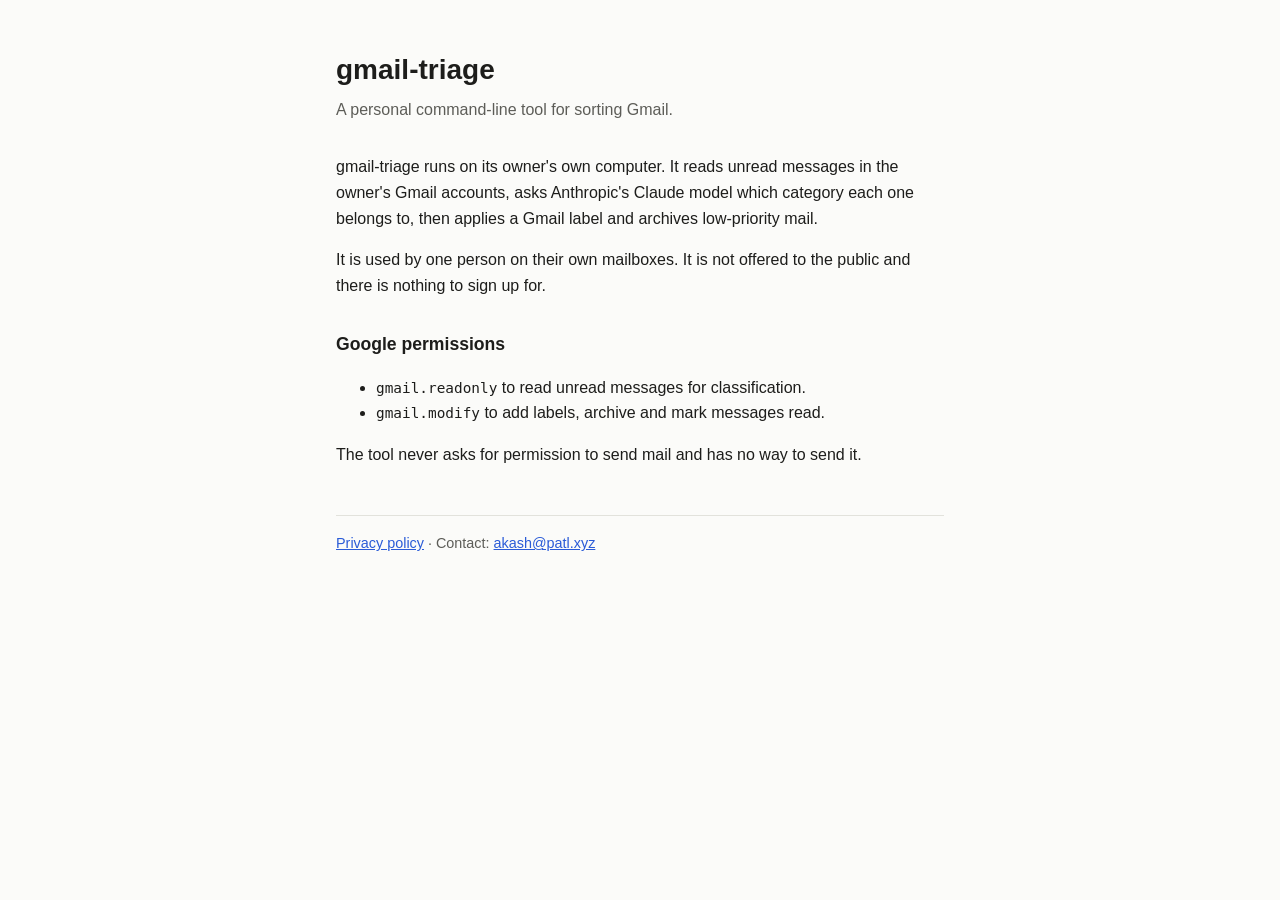
<file: index.html>
<!doctype html>
<html lang="en">
<head>
<meta charset="utf-8">
<meta name="viewport" content="width=device-width, initial-scale=1">
<title>gmail-triage</title>
<link rel="stylesheet" href="style.css">
</head>
<body>
<main>
  <h1>gmail-triage</h1>
  <p class="sub">A personal command-line tool for sorting Gmail.</p>

  <p>gmail-triage runs on its owner's own computer. It reads unread messages in
  the owner's Gmail accounts, asks Anthropic's Claude model which category each
  one belongs to, then applies a Gmail label and archives low-priority mail.</p>

  <p>It is used by one person on their own mailboxes. It is not offered to the
  public and there is nothing to sign up for.</p>

  <h2>Google permissions</h2>
  <ul>
    <li><code>gmail.readonly</code> to read unread messages for classification.</li>
    <li><code>gmail.modify</code> to add labels, archive and mark messages read.</li>
  </ul>
  <p>The tool never asks for permission to send mail and has no way to send it.</p>

  <footer>
    <a href="privacy.html">Privacy policy</a> ·
    Contact: <a href="mailto:akash@patl.xyz">akash@patl.xyz</a>
  </footer>
</main>
</body>
</html>
</file>
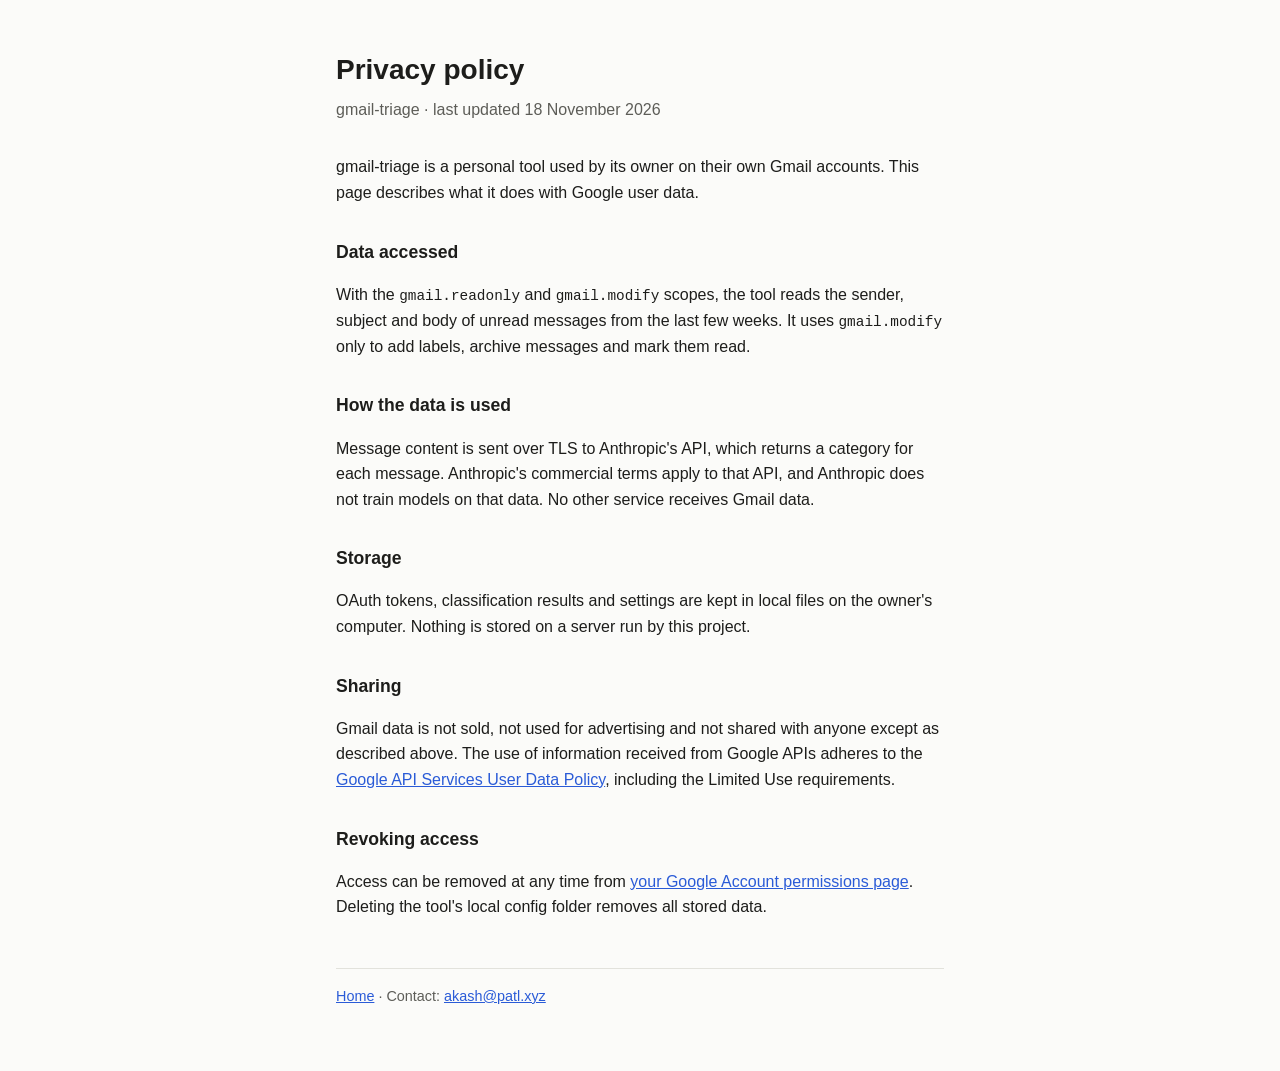
<file: privacy.html>
<!doctype html>
<html lang="en">
<head>
<meta charset="utf-8">
<meta name="viewport" content="width=device-width, initial-scale=1">
<title>gmail-triage privacy</title>
<link rel="stylesheet" href="style.css">
</head>
<body>
<main>
  <h1>Privacy policy</h1>
  <p class="sub">gmail-triage · last updated 18 November 2026</p>

  <p>gmail-triage is a personal tool used by its owner on their own Gmail
  accounts. This page describes what it does with Google user data.</p>

  <h2>Data accessed</h2>
  <p>With the <code>gmail.readonly</code> and <code>gmail.modify</code> scopes,
  the tool reads the sender, subject and body of unread messages from the last
  few weeks. It uses <code>gmail.modify</code> only to add labels, archive
  messages and mark them read.</p>

  <h2>How the data is used</h2>
  <p>Message content is sent over TLS to Anthropic's API, which returns a
  category for each message. Anthropic's commercial terms apply to that API,
  and Anthropic does not train models on that data. No other service
  receives Gmail data.</p>

  <h2>Storage</h2>
  <p>OAuth tokens, classification results and settings are kept in local files
  on the owner's computer. Nothing is stored on a server run by this project.</p>

  <h2>Sharing</h2>
  <p>Gmail data is not sold, not used for advertising and not shared with
  anyone except as described above. The use of information received from Google
  APIs adheres to the
  <a href="https://developers.google.com/terms/api-services-user-data-policy">Google
  API Services User Data Policy</a>, including the Limited Use requirements.</p>

  <h2>Revoking access</h2>
  <p>Access can be removed at any time from
  <a href="https://myaccount.google.com/permissions">your Google Account
  permissions page</a>. Deleting the tool's local config folder removes all
  stored data.</p>

  <footer>
    <a href="index.html">Home</a> ·
    Contact: <a href="mailto:akash@patl.xyz">akash@patl.xyz</a>
  </footer>
</main>
</body>
</html>
</file>
<file: style.css>
:root { --bg: #fbfbf9; --fg: #1d1d1b; --muted: #5d5d58; --rule: #e2e2dc; --link: #2a5bd7; }
@media (prefers-color-scheme: dark) {
  :root { --bg: #161615; --fg: #ecece8; --muted: #a3a39c; --rule: #33332f; --link: #8fb0ff; }
}
* { box-sizing: border-box; }
body { margin: 0; background: var(--bg); color: var(--fg);
  font: 16px/1.6 -apple-system, BlinkMacSystemFont, "Segoe UI", Roboto, sans-serif; }
main { max-width: 640px; margin: 0 auto; padding: 48px 16px 64px; }
h1 { font-size: 1.75rem; margin: 0 0 4px; }
h2 { font-size: 1.1rem; margin: 32px 0 8px; }
p, li { color: var(--fg); }
.sub { color: var(--muted); margin: 0 0 32px; }
a { color: var(--link); }
code { font-size: 0.9em; }
footer { margin-top: 48px; padding-top: 16px; border-top: 1px solid var(--rule); color: var(--muted); font-size: 0.9rem; }
</file>
